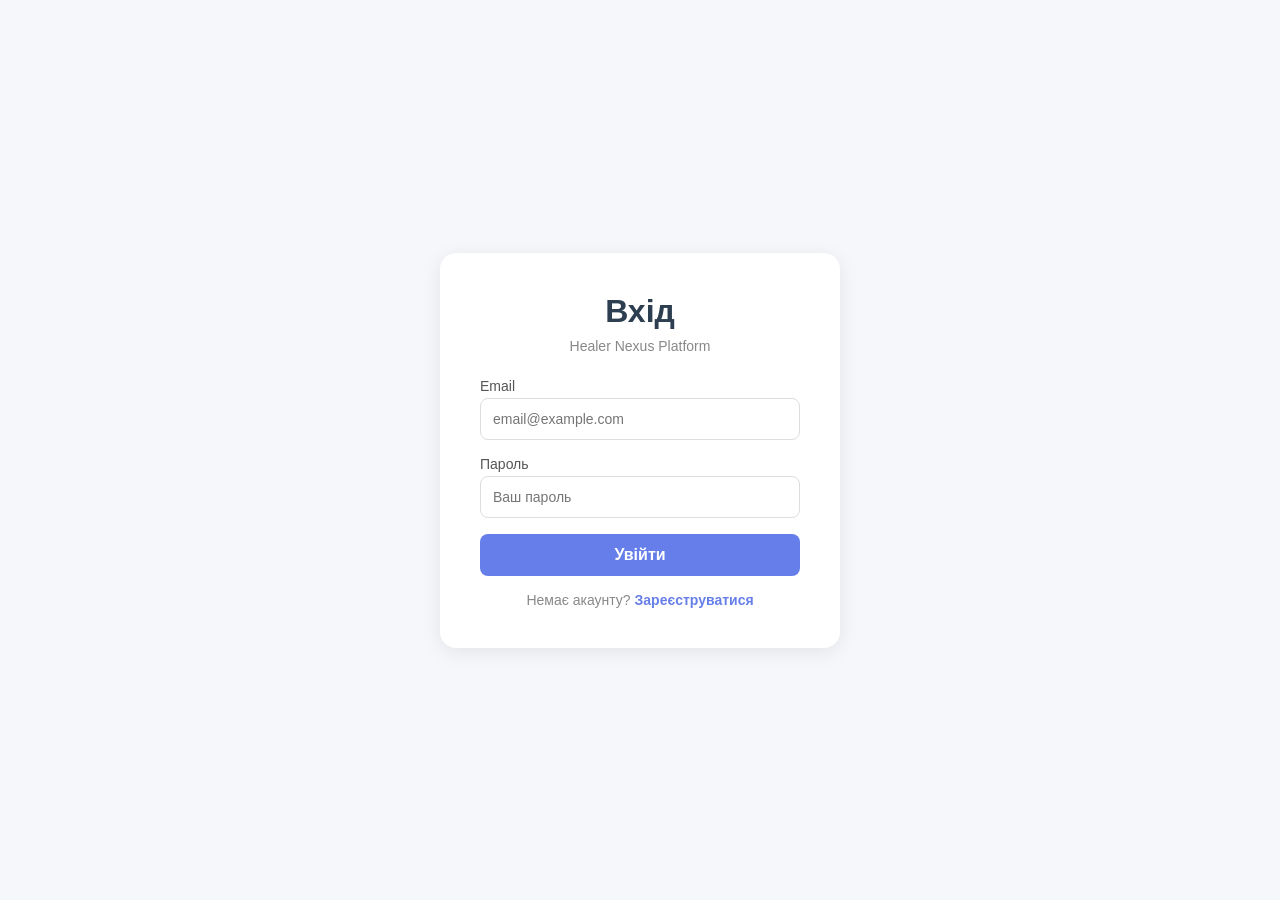
<file: app/static/login.html>
<!DOCTYPE html>
<html lang="uk">
<head>
    <meta charset="UTF-8">
    <meta name="viewport" content="width=device-width, initial-scale=1.0">
    <title>Вхід — Healer Nexus</title>
    <style>
        * { margin: 0; padding: 0; box-sizing: border-box; }
        body { font-family: 'Segoe UI', sans-serif; background: #f5f7fa; display: flex; align-items: center; justify-content: center; min-height: 100vh; }
        .card { background: white; border-radius: 16px; padding: 40px; width: 400px; max-width: 90vw; box-shadow: 0 4px 20px rgba(0,0,0,0.08); }
        .card h1 { text-align: center; margin-bottom: 8px; color: #2c3e50; }
        .card p.subtitle { text-align: center; color: #888; margin-bottom: 24px; font-size: 14px; }
        .form-group { margin-bottom: 16px; }
        .form-group label { display: block; margin-bottom: 4px; font-weight: 500; color: #555; font-size: 14px; }
        .form-group input { width: 100%; padding: 12px; border: 1px solid #ddd; border-radius: 8px; font-size: 14px; }
        .form-group input:focus { outline: none; border-color: #667eea; }
        .btn { width: 100%; padding: 12px; border: none; border-radius: 8px; font-size: 16px; font-weight: 600; cursor: pointer; transition: opacity 0.2s; }
        .btn-primary { background: #667eea; color: white; }
        .btn:hover { opacity: 0.85; }
        .toggle { text-align: center; margin-top: 16px; font-size: 14px; color: #888; }
        .toggle a { color: #667eea; cursor: pointer; text-decoration: none; font-weight: 600; }
        .alert { padding: 10px; border-radius: 8px; margin-bottom: 16px; font-size: 14px; display: none; }
        .alert-error { background: #f8d7da; color: #721c24; }
        .alert-success { background: #d4edda; color: #155724; }
    </style>
</head>
<body>
    <div class="card">
        <h1 id="form-title">Вхід</h1>
        <p class="subtitle">Healer Nexus Platform</p>
        <div class="alert alert-error" id="error-msg"></div>
        <div class="alert alert-success" id="success-msg"></div>
        <div class="form-group" id="name-group" style="display:none;">
            <label>Ім'я</label>
            <input type="text" id="name" placeholder="Ваше ім'я">
        </div>
        <div class="form-group">
            <label>Email</label>
            <input type="email" id="email" placeholder="email@example.com">
        </div>
        <div class="form-group">
            <label>Пароль</label>
            <input type="password" id="password" placeholder="Ваш пароль">
        </div>
        <button class="btn btn-primary" id="submit-btn" onclick="submitForm()">Увійти</button>
        <div class="toggle">
            <span id="toggle-text">Немає акаунту?</span> <a onclick="toggleMode()" id="toggle-link">Зареєструватися</a>
        </div>
    </div>
    <script>
        let isRegister = false;

        function toggleMode() {
            isRegister = !isRegister;
            document.getElementById('form-title').textContent = isRegister ? 'Реєстрація' : 'Вхід';
            document.getElementById('submit-btn').textContent = isRegister ? 'Зареєструватися' : 'Увійти';
            document.getElementById('name-group').style.display = isRegister ? 'block' : 'none';
            document.getElementById('toggle-text').textContent = isRegister ? 'Вже є акаунт?' : 'Немає акаунту?';
            document.getElementById('toggle-link').textContent = isRegister ? 'Увійти' : 'Зареєструватися';
            hideAlerts();
        }

        function hideAlerts() {
            document.getElementById('error-msg').style.display = 'none';
            document.getElementById('success-msg').style.display = 'none';
        }

        function showError(msg) {
            const el = document.getElementById('error-msg');
            el.textContent = msg;
            el.style.display = 'block';
            document.getElementById('success-msg').style.display = 'none';
        }

        async function submitForm() {
            hideAlerts();
            const email = document.getElementById('email').value.trim();
            const password = document.getElementById('password').value;
            if (!email || !password) { showError('Заповніть email і пароль'); return; }

            const btn = document.getElementById('submit-btn');
            btn.disabled = true;
            btn.textContent = '⏳ Зачекайте...';

            try {
                let url, body;
                if (isRegister) {
                    const name = document.getElementById('name').value.trim();
                    if (!name) { showError('Введіть ім\'я'); btn.disabled = false; btn.textContent = 'Зареєструватися'; return; }
                    url = '/api/auth/register';
                    body = JSON.stringify({ email, password, name, role: 'user' });
                } else {
                    url = '/api/auth/login';
                    body = JSON.stringify({ email, password });
                }

                const res = await fetch(url, { method: 'POST', headers: { 'Content-Type': 'application/json' }, body });
                const data = await res.json();

                if (!res.ok) {
                    showError(data.detail || 'Помилка');
                    btn.disabled = false;
                    btn.textContent = isRegister ? 'Зареєструватися' : 'Увійти';
                    return;
                }

                localStorage.setItem('access_token', data.access_token);
                localStorage.setItem('refresh_token', data.refresh_token);
                localStorage.setItem('user', JSON.stringify(data.user));

                const role = data.user.role;
                if (role === 'admin') window.location.href = '/admin-dashboard';
                else if (role === 'practitioner') window.location.href = '/specialist-dashboard';
                else window.location.href = '/';
            } catch (e) {
                showError('Помилка з\'єднання');
                btn.disabled = false;
                btn.textContent = isRegister ? 'Зареєструватися' : 'Увійти';
            }
        }

        document.getElementById('password').addEventListener('keypress', e => { if (e.key === 'Enter') submitForm(); });
    </script>
</body>
</html>
</file>
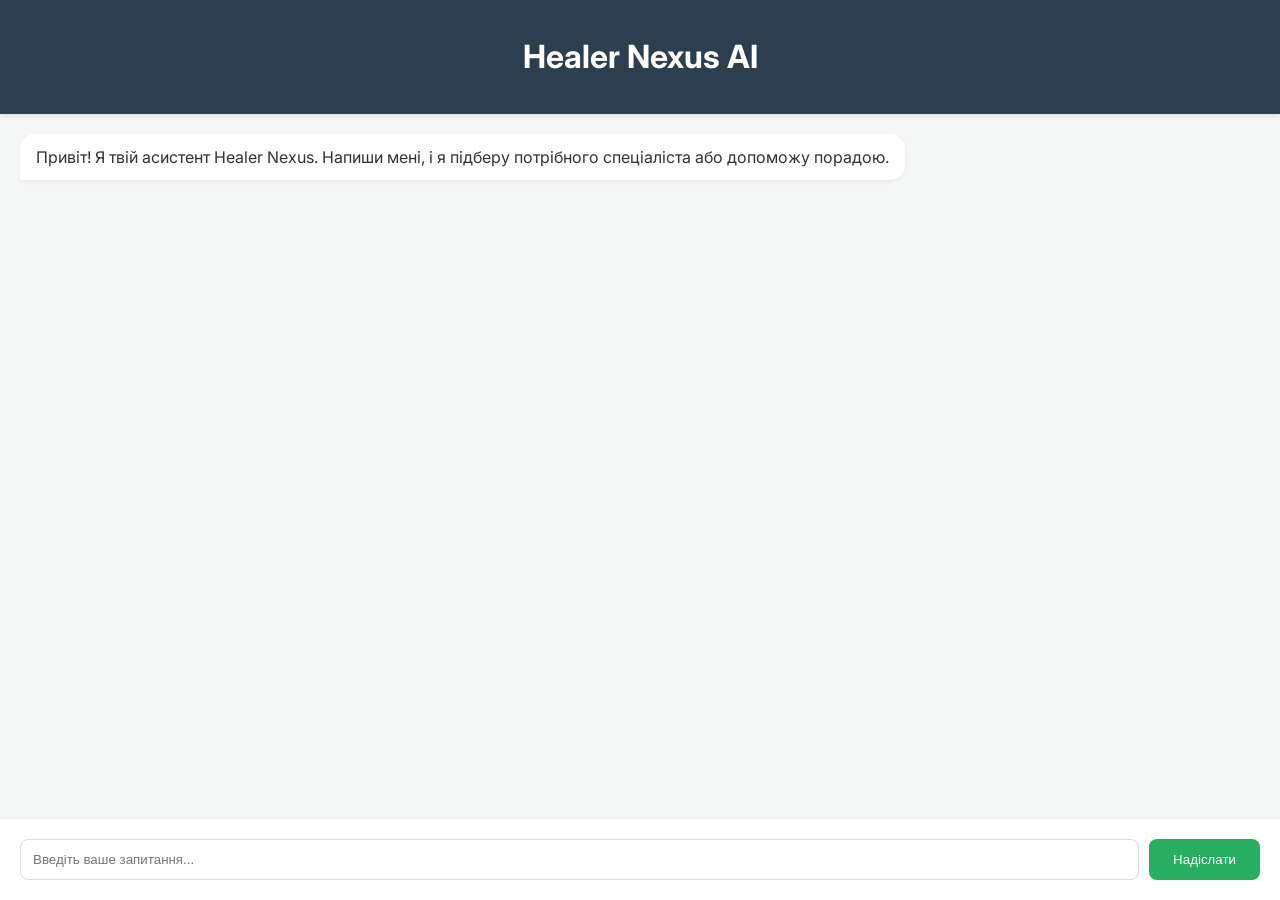
<file: app/static/tracker.html>
<!DOCTYPE html>
<html lang="uk">
<head>
    <meta charset="UTF-8">
    <meta name="viewport" content="width=device-width, initial-scale=1.0">
    <title>Healer Nexus - Чат</title>
    <link href="https://fonts.googleapis.com/css2?family=Inter:wght@300;400;600&display=swap" rel="stylesheet">
    <style>
        body { font-family: 'Inter', sans-serif; background: #f4f7f6; margin: 0; display: flex; flex-direction: column; height: 100vh; }
        header { background: #2c3e50; color: white; padding: 1rem; text-align: center; box-shadow: 0 2px 5px rgba(0,0,0,0.1); }
        #chat-container { flex: 1; overflow-y: auto; padding: 20px; display: flex; flex-direction: column; gap: 15px; }
        .message { max-width: 80%; padding: 12px 16px; border-radius: 15px; line-height: 1.4; position: relative; }
        .user { align-self: flex-end; background: #3498db; color: white; border-bottom-right-radius: 2px; }
        .assistant { align-self: flex-start; background: white; color: #333; border-bottom-left-radius: 2px; box-shadow: 0 2px 5px rgba(0,0,0,0.05); }
        .role-tag { font-size: 0.7rem; color: #95a5a6; margin-bottom: 4px; display: block; }
        
        #input-area { background: white; padding: 20px; border-top: 1px solid #eee; display: flex; gap: 10px; }
        input { flex: 1; padding: 12px; border: 1px solid #ddd; border-radius: 8px; outline: none; }
        button { background: #27ae60; color: white; border: none; padding: 12px 24px; border-radius: 8px; cursor: pointer; transition: 0.3s; }
        button:hover { background: #2ecc71; }
        .typing { font-style: italic; color: #7f8c8d; font-size: 0.9rem; display: none; }
    </style>
</head>
<body>

<header>
    <h1>Healer Nexus AI</h1>
</header>

<div id="chat-container">
    <div class="message assistant">
        Привіт! Я твій асистент Healer Nexus. Напиши мені, і я підберу потрібного спеціаліста або допоможу порадою.
    </div>
</div>

<div id="input-area">
    <div id="typing-indicator" class="typing">ШІ думає...</div>
    <input type="text" id="user-input" placeholder="Введіть ваше запитання...">
    <button onclick="sendMessage()">Надіслати</button>
</div>

<script>
    const chatContainer = document.getElementById('chat-container');
    const userInput = document.getElementById('user-input');
    const typingIndicator = document.getElementById('typing-indicator');

    // ID користувача для тестів (потім можна брати з авторизації)
    const USER_ID = 12345;

    async function sendMessage() {
        const text = userInput.value.trim();
        if (!text) return;

        // Додаємо повідомлення користувача в чат
        appendMessage('user', text);
        userInput.value = '';
        typingIndicator.style.display = 'block';

        try {
            const response = await fetch('/api/chat', {
                method: 'POST',
                headers: { 'Content-Type': 'application/json' },
                body: JSON.stringify({ message: text, user_id: USER_ID })
            });

            const data = await response.json();
            
            if (data.response) {
                appendMessage('assistant', data.response, data.detected_role);
            } else {
                appendMessage('assistant', "Вибачте, сталася помилка.");
            }
        } catch (error) {
            appendMessage('assistant', "Помилка зв'язку з сервером.");
        } finally {
            typingIndicator.style.display = 'none';
        }
    }

    function appendMessage(role, text, detectedRole = '') {
        const msgDiv = document.createElement('div');
        msgDiv.className = `message ${role}`;
        
        let html = '';
        if (detectedRole) {
            html += `<span class="role-tag">Відповідає: ${detectedRole}</span>`;
        }
        html += `<div>${text}</div>`;
        
        msgDiv.innerHTML = html;
        chatContainer.appendChild(msgDiv);
        chatContainer.scrollTop = chatContainer.scrollHeight;
    }

    // Відправка по Enter
    userInput.addEventListener('keypress', (e) => {
        if (e.key === 'Enter') sendMessage();
    });
</script>

</body>
</html>
</file>
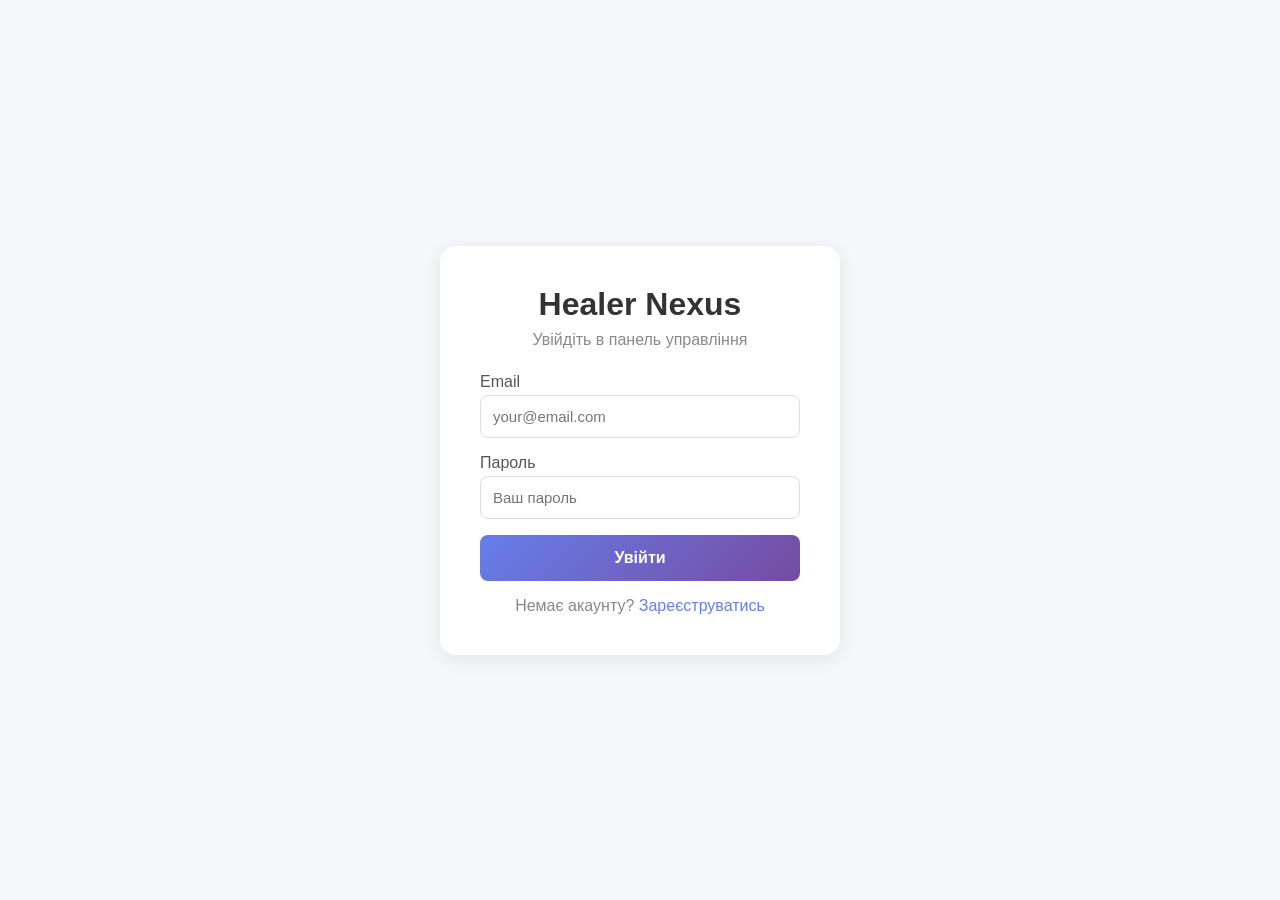
<file: app/templates/auth/login.html>
<!DOCTYPE html>
<html lang="uk">
<head>
    <meta charset="UTF-8">
    <meta name="viewport" content="width=device-width, initial-scale=1.0">
    <title>Вхід — Healer Nexus</title>
    <style>
        * { margin: 0; padding: 0; box-sizing: border-box; }
        body { font-family: 'Segoe UI', sans-serif; background: #f5f7fa; display: flex; align-items: center; justify-content: center; min-height: 100vh; }
        .login-card { background: white; border-radius: 16px; padding: 40px; width: 400px; box-shadow: 0 4px 20px rgba(0,0,0,0.08); }
        .login-card h1 { text-align: center; margin-bottom: 8px; color: #333; }
        .login-card p { text-align: center; color: #888; margin-bottom: 24px; }
        .form-group { margin-bottom: 16px; }
        .form-group label { display: block; margin-bottom: 4px; font-weight: 500; color: #555; }
        .form-group input { width: 100%; padding: 12px; border: 1px solid #ddd; border-radius: 8px; font-size: 15px; }
        .form-group input:focus { outline: none; border-color: #667eea; }
        .btn { width: 100%; padding: 14px; background: linear-gradient(135deg, #667eea 0%, #764ba2 100%); color: white; border: none; border-radius: 8px; font-size: 16px; font-weight: 600; cursor: pointer; }
        .btn:hover { opacity: 0.9; }
        .error { color: #e74c3c; text-align: center; margin-top: 12px; display: none; }
        .register-link { text-align: center; margin-top: 16px; color: #888; }
        .register-link a { color: #667eea; text-decoration: none; }
    </style>
</head>
<body>
    <div class="login-card">
        <h1>Healer Nexus</h1>
        <p>Увійдіть в панель управління</p>
        <div class="form-group">
            <label>Email</label>
            <input type="email" id="email" placeholder="your@email.com">
        </div>
        <div class="form-group">
            <label>Пароль</label>
            <input type="password" id="password" placeholder="Ваш пароль">
        </div>
        <button class="btn" onclick="login()">Увійти</button>
        <div class="error" id="error"></div>
        <div class="register-link">
            Немає акаунту? <a href="/register">Зареєструватись</a>
        </div>
    </div>
    <script>
        // Check if already logged in
        if (localStorage.getItem('access_token')) {
            window.location.href = '/dashboard';
        }

        async function login() {
            const email = document.getElementById('email').value;
            const password = document.getElementById('password').value;
            const errorEl = document.getElementById('error');
            errorEl.style.display = 'none';

            try {
                const res = await fetch('/api/auth/login', {
                    method: 'POST',
                    headers: { 'Content-Type': 'application/json' },
                    body: JSON.stringify({ email, password })
                });
                const data = await res.json();
                if (res.ok) {
                    localStorage.setItem('access_token', data.access_token);
                    localStorage.setItem('refresh_token', data.refresh_token);
                    localStorage.setItem('user', JSON.stringify(data.user));
                    window.location.href = '/dashboard';
                } else {
                    errorEl.textContent = data.detail || 'Невірний email або пароль';
                    errorEl.style.display = 'block';
                }
            } catch (e) {
                errorEl.textContent = 'Помилка з\'єднання';
                errorEl.style.display = 'block';
            }
        }

        // Enter key
        document.getElementById('password').addEventListener('keypress', (e) => {
            if (e.key === 'Enter') login();
        });
    </script>
</body>
</html>
</file>
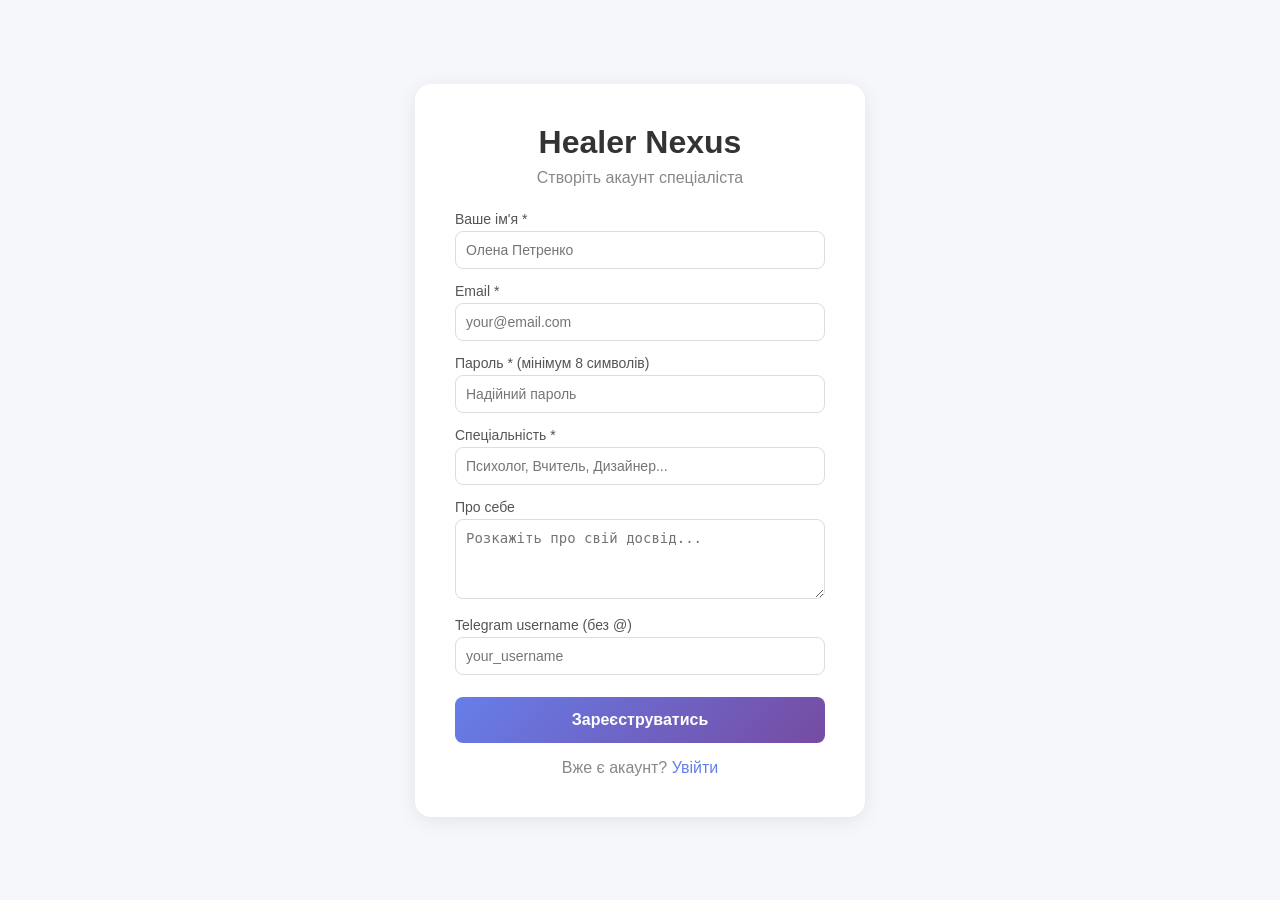
<file: app/templates/auth/register.html>
<!DOCTYPE html>
<html lang="uk">
<head>
    <meta charset="UTF-8">
    <meta name="viewport" content="width=device-width, initial-scale=1.0">
    <title>Реєстрація — Healer Nexus</title>
    <style>
        * { margin: 0; padding: 0; box-sizing: border-box; }
        body { font-family: 'Segoe UI', sans-serif; background: #f5f7fa; display: flex; align-items: center; justify-content: center; min-height: 100vh; }
        .card { background: white; border-radius: 16px; padding: 40px; width: 450px; box-shadow: 0 4px 20px rgba(0,0,0,0.08); }
        .card h1 { text-align: center; margin-bottom: 8px; color: #333; }
        .card p { text-align: center; color: #888; margin-bottom: 24px; }
        .form-group { margin-bottom: 14px; }
        .form-group label { display: block; margin-bottom: 4px; font-weight: 500; color: #555; font-size: 14px; }
        .form-group input, .form-group select, .form-group textarea { width: 100%; padding: 10px; border: 1px solid #ddd; border-radius: 8px; font-size: 14px; }
        .form-group textarea { resize: vertical; height: 80px; }
        .form-group input:focus, .form-group select:focus, .form-group textarea:focus { outline: none; border-color: #667eea; }
        .btn { width: 100%; padding: 14px; background: linear-gradient(135deg, #667eea 0%, #764ba2 100%); color: white; border: none; border-radius: 8px; font-size: 16px; font-weight: 600; cursor: pointer; margin-top: 8px; }
        .btn:hover { opacity: 0.9; }
        .error { color: #e74c3c; text-align: center; margin-top: 12px; display: none; }
        .success { color: #27ae60; text-align: center; margin-top: 12px; display: none; }
        .login-link { text-align: center; margin-top: 16px; color: #888; }
        .login-link a { color: #667eea; text-decoration: none; }
    </style>
</head>
<body>
    <div class="card">
        <h1>Healer Nexus</h1>
        <p>Створіть акаунт спеціаліста</p>
        <div class="form-group">
            <label>Ваше ім'я *</label>
            <input type="text" id="name" placeholder="Олена Петренко">
        </div>
        <div class="form-group">
            <label>Email *</label>
            <input type="email" id="email" placeholder="your@email.com">
        </div>
        <div class="form-group">
            <label>Пароль * (мінімум 8 символів)</label>
            <input type="password" id="password" placeholder="Надійний пароль">
        </div>
        <div class="form-group">
            <label>Спеціальність *</label>
            <input type="text" id="specialty" placeholder="Психолог, Вчитель, Дизайнер...">
        </div>
        <div class="form-group">
            <label>Про себе</label>
            <textarea id="bio" placeholder="Розкажіть про свій досвід..."></textarea>
        </div>
        <div class="form-group">
            <label>Telegram username (без @)</label>
            <input type="text" id="telegram" placeholder="your_username">
        </div>
        <button class="btn" onclick="register()">Зареєструватись</button>
        <div class="error" id="error"></div>
        <div class="success" id="success"></div>
        <div class="login-link">
            Вже є акаунт? <a href="/login">Увійти</a>
        </div>
    </div>
    <script>
        async function register() {
            const name = document.getElementById('name').value;
            const email = document.getElementById('email').value;
            const password = document.getElementById('password').value;
            const specialty = document.getElementById('specialty').value;
            const bio = document.getElementById('bio').value;
            const telegram = document.getElementById('telegram').value;
            const errorEl = document.getElementById('error');
            const successEl = document.getElementById('success');
            errorEl.style.display = 'none';
            successEl.style.display = 'none';

            if (!name || !email || !password || !specialty) {
                errorEl.textContent = "Заповніть обов'язкові поля (*)";
                errorEl.style.display = 'block';
                return;
            }

            try {
                // 1. Register user
                const res = await fetch('/api/auth/register', {
                    method: 'POST',
                    headers: { 'Content-Type': 'application/json' },
                    body: JSON.stringify({ email, password, name, role: 'practitioner' })
                });
                const data = await res.json();
                if (!res.ok) {
                    errorEl.textContent = data.detail || 'Помилка реєстрації';
                    errorEl.style.display = 'block';
                    return;
                }

                const token = data.access_token;
                localStorage.setItem('access_token', token);
                localStorage.setItem('refresh_token', data.refresh_token);
                localStorage.setItem('user', JSON.stringify(data.user));

                // 2. Update specialist info
                if (data.user.specialist_id) {
                    await fetch(`/api/specialists/${data.user.specialist_id}`, {
                        method: 'PUT',
                        headers: {
                            'Content-Type': 'application/json',
                            'Authorization': `Bearer ${token}`
                        },
                        body: JSON.stringify({ name, specialty, bio: bio || name })
                    });
                }

                // 3. Set social links if telegram provided
                if (telegram) {
                    await fetch('/api/profile/social-links', {
                        method: 'PUT',
                        headers: {
                            'Content-Type': 'application/json',
                            'Authorization': `Bearer ${token}`
                        },
                        body: JSON.stringify({ telegram: telegram.replace('@', '') })
                    });
                }

                successEl.textContent = 'Реєстрація успішна! Переходимо в панель...';
                successEl.style.display = 'block';
                setTimeout(() => { window.location.href = '/dashboard'; }, 1500);

            } catch (e) {
                errorEl.textContent = 'Помилка з\'єднання';
                errorEl.style.display = 'block';
            }
        }
    </script>
</body>
</html>
</file>
